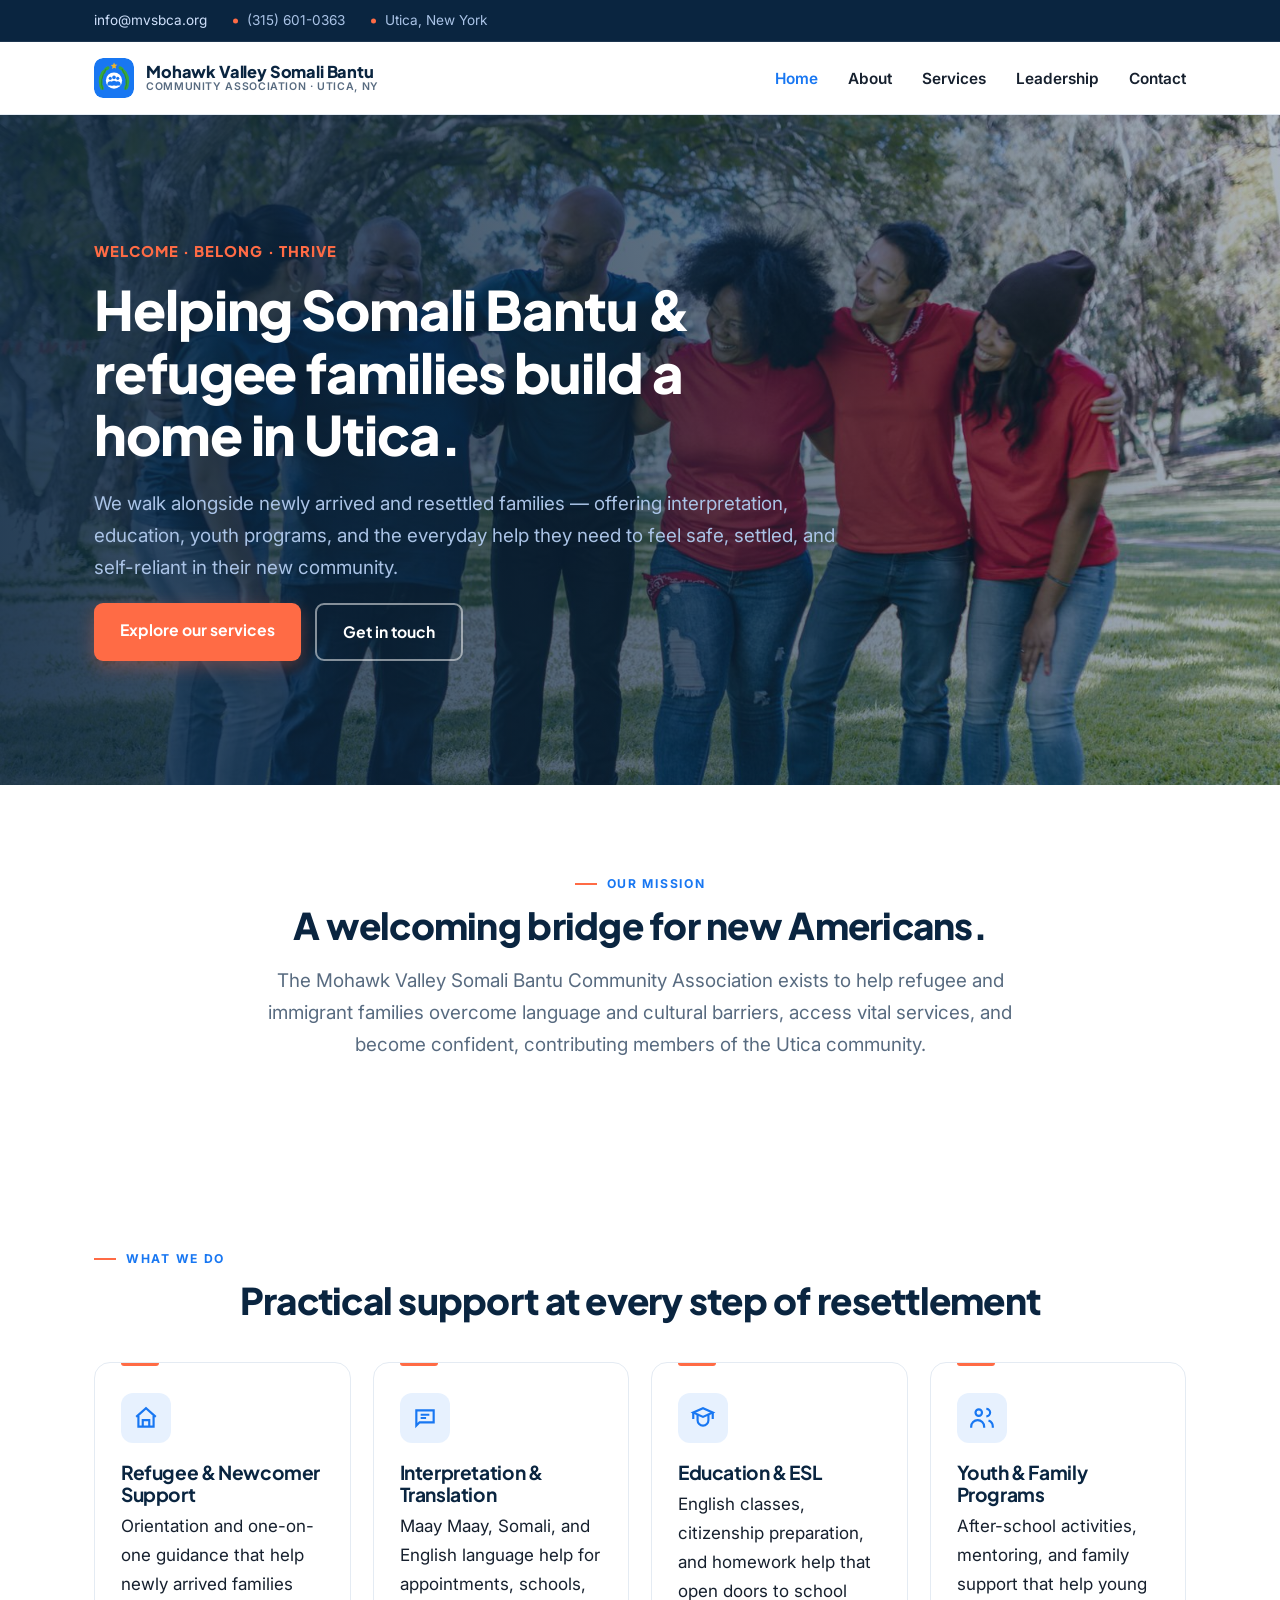
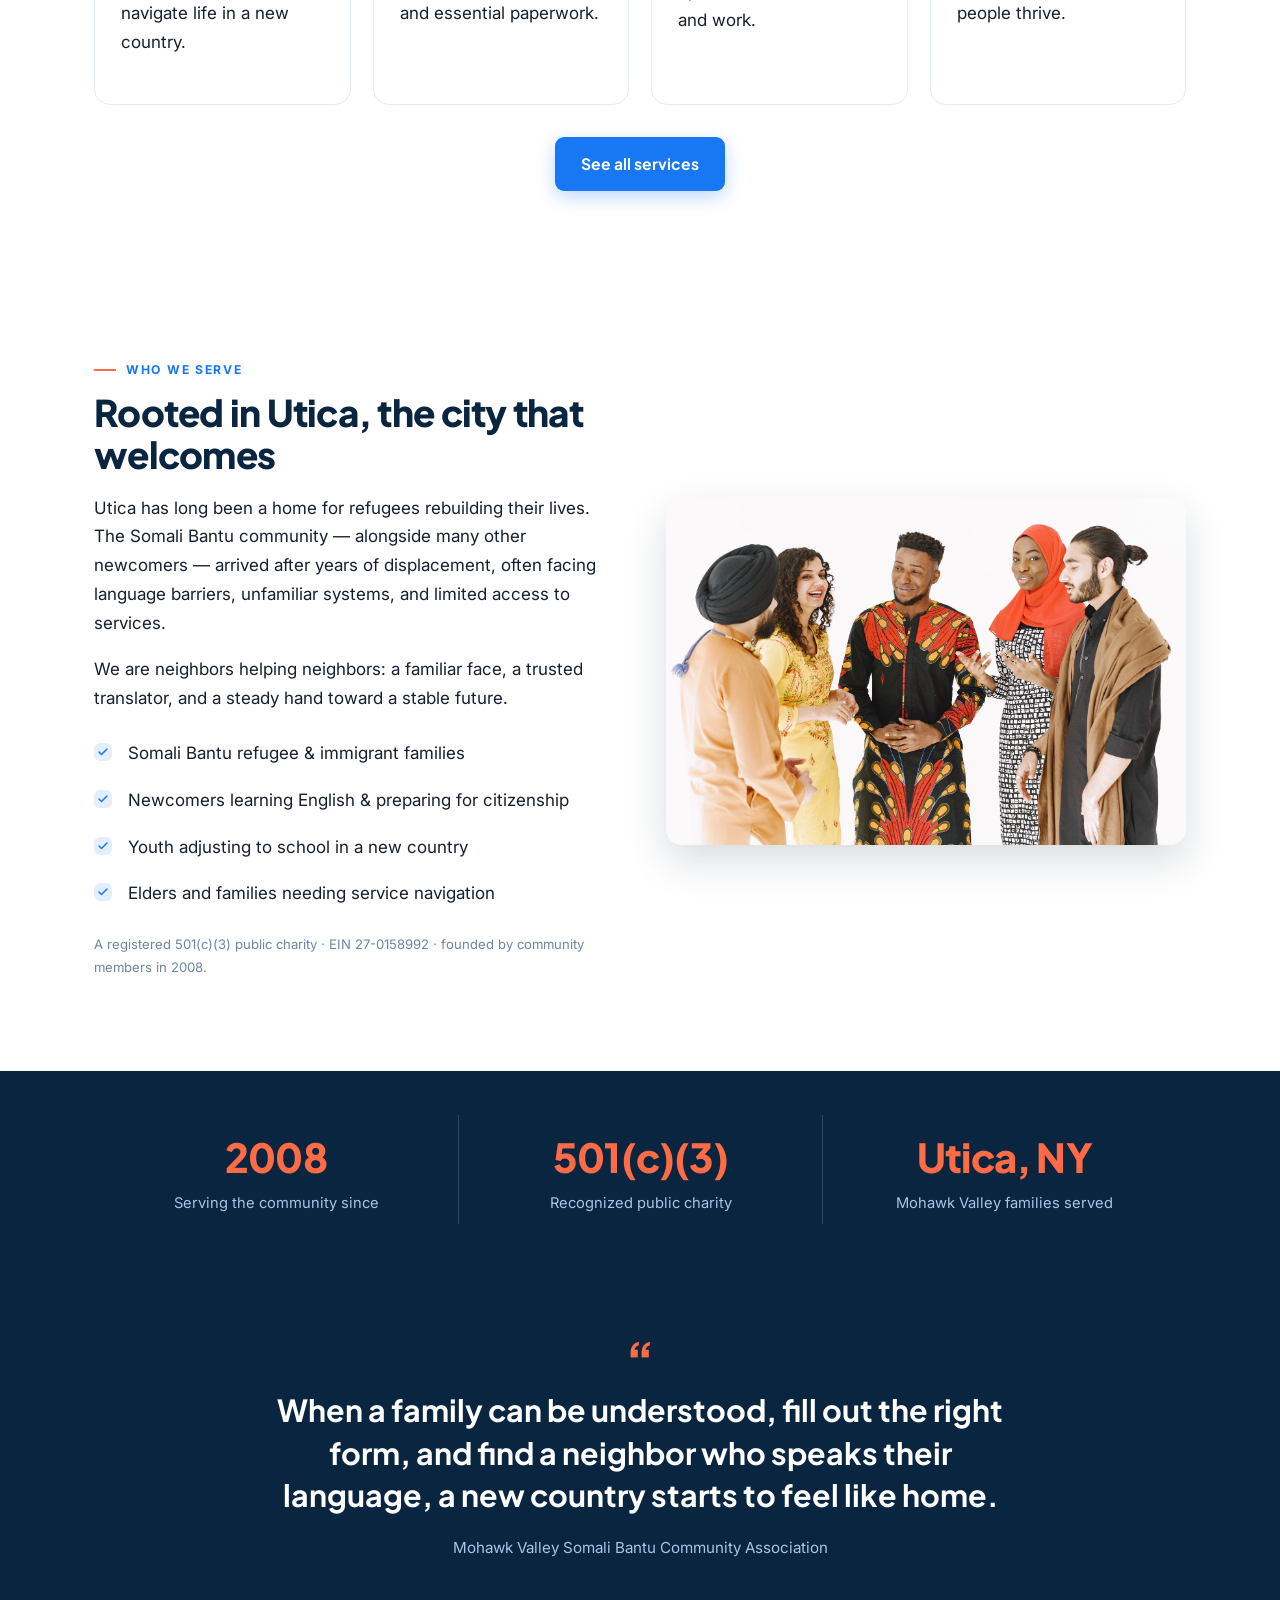
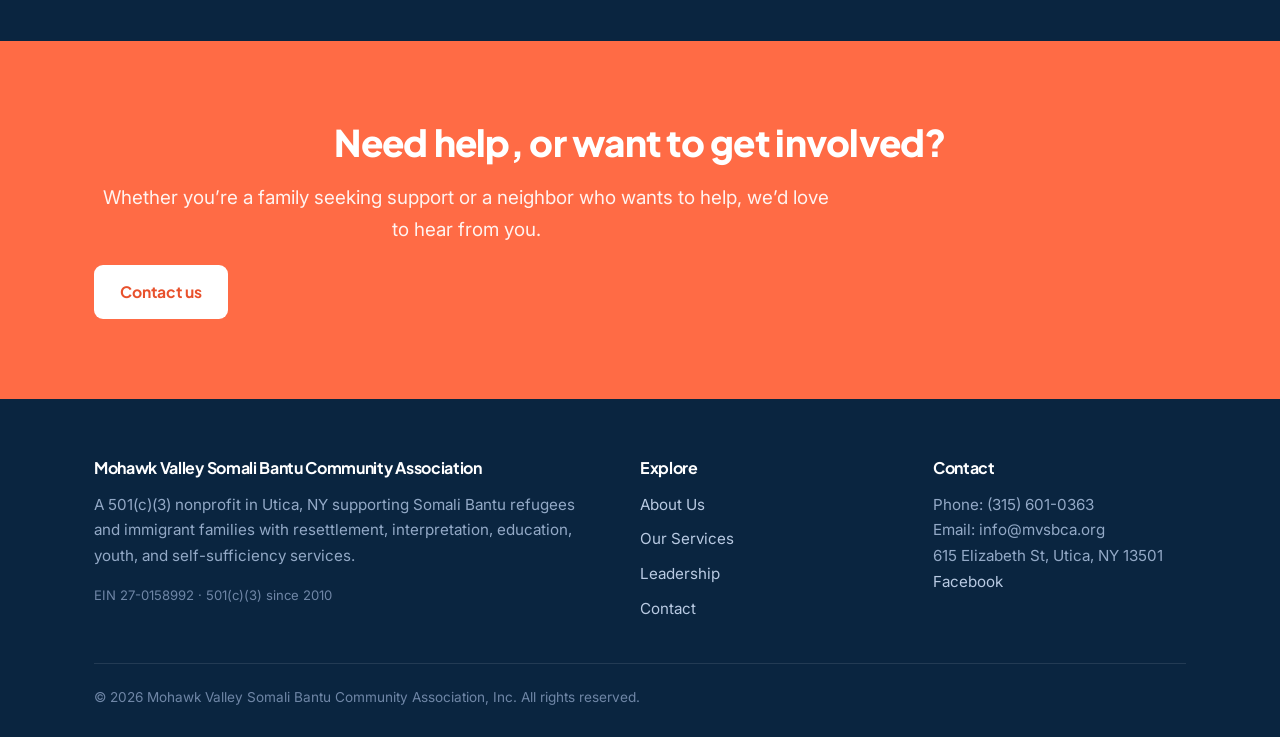
<file: index.html>
<!DOCTYPE html>
<html lang="en">
<head>
  <meta charset="UTF-8" />
  <meta name="viewport" content="width=device-width, initial-scale=1.0" />
  <title>Mohawk Valley Somali Bantu Community Association | Utica, NY</title>
  <meta name="description" content="The Mohawk Valley Somali Bantu Community Association is a 501(c)(3) nonprofit in Utica, NY supporting Somali Bantu refugees and immigrant families with resettlement, interpretation, education, youth, and self-sufficiency services." />
  <link rel="stylesheet" href="assets/css/styles.css" />
  <link rel="icon" href="assets/favicon.svg" type="image/svg+xml" />
</head>
<body>
  <div class="topbar"><div class="topbar__inner"><a href="mailto:info@mvsbca.org">info@mvsbca.org</a><span>(315) 601-0363</span><span>Utica, New York</span></div></div>
  <header class="site-header">
    <nav class="nav">
      <a class="brand" href="index.html">
        <span class="brand__mark" aria-hidden="true"></span>
        <span class="brand__name">Mohawk Valley Somali Bantu<span>Community Association · Utica, NY</span></span>
      </a>
      <button class="nav__toggle" aria-label="Toggle menu" aria-expanded="false">&#9776;</button>
      <ul class="nav__links">
        <li><a href="index.html">Home</a></li>
        <li><a href="about.html">About</a></li>
        <li><a href="services.html">Services</a></li>
        <li><a href="leadership.html">Leadership</a></li>
        <li><a href="contact.html">Contact</a></li>      </ul>
    </nav>
  </header>

  <main>
    <!-- Hero -->
    <section class="hero hero--photo">
      <div class="container">
        <p class="hero__tagline">Welcome &middot; Belong &middot; Thrive</p>
        <h1>Helping Somali Bantu &amp; refugee families build a home in Utica.</h1>
        <p class="lead">We walk alongside newly arrived and resettled families &mdash; offering interpretation, education, youth programs, and the everyday help they need to feel safe, settled, and self-reliant in their new community.</p>
        <div class="btn-row">
          <a class="btn btn--gold" href="services.html">Explore our services</a>
          <a class="btn btn--ghost" href="contact.html">Get in touch</a>
        </div>
      </div>
    </section>

    <!-- Mission intro -->
    <section class="section bg-white">
      <div class="container center">
        <p class="eyebrow">Our Mission</p>
        <h2>A welcoming bridge for new Americans.</h2>
        <p class="lead center">The Mohawk Valley Somali Bantu Community Association exists to help refugee and immigrant families overcome language and cultural barriers, access vital services, and become confident, contributing members of the Utica community.</p>
      </div>
    </section>

    <!-- Services overview -->
    <section class="section">
      <div class="container">
        <p class="eyebrow center">What We Do</p>
        <h2 class="center">Practical support at every step of resettlement</h2>
        <div class="grid grid--4" style="margin-top:40px">
          <article class="card">
            <div class="card__icon" aria-hidden="true">
              <svg viewBox="0 0 24 24" fill="none" stroke="currentColor" stroke-width="2"><path d="M3 11l9-8 9 8"/><path d="M5 10v10h14V10"/><path d="M9 20v-6h6v6"/></svg>
            </div>
            <h3>Refugee &amp; Newcomer Support</h3>
            <p>Orientation and one-on-one guidance that help newly arrived families navigate life in a new country.</p>
          </article>
          <article class="card">
            <div class="card__icon" aria-hidden="true">
              <svg viewBox="0 0 24 24" fill="none" stroke="currentColor" stroke-width="2"><path d="M4 5h16v11H7l-3 3z"/><path d="M8 9h8M8 12h5"/></svg>
            </div>
            <h3>Interpretation &amp; Translation</h3>
            <p>Maay Maay, Somali, and English language help for appointments, schools, and essential paperwork.</p>
          </article>
          <article class="card">
            <div class="card__icon" aria-hidden="true">
              <svg viewBox="0 0 24 24" fill="none" stroke="currentColor" stroke-width="2"><path d="M3 7l9-4 9 4-9 4-9-4z"/><path d="M3 7v6m18-6v6M7 9v5a5 5 0 0 0 10 0V9"/></svg>
            </div>
            <h3>Education &amp; ESL</h3>
            <p>English classes, citizenship preparation, and homework help that open doors to school and work.</p>
          </article>
          <article class="card">
            <div class="card__icon" aria-hidden="true">
              <svg viewBox="0 0 24 24" fill="none" stroke="currentColor" stroke-width="2"><circle cx="9" cy="7" r="3"/><path d="M2 21v-1a6 6 0 0 1 12 0v1M16 3.5a3 3 0 0 1 0 7M22 21v-1a6 6 0 0 0-4-5.65"/></svg>
            </div>
            <h3>Youth &amp; Family Programs</h3>
            <p>After-school activities, mentoring, and family support that help young people thrive.</p>
          </article>
        </div>
        <div class="center" style="margin-top:32px">
          <a class="btn btn--navy" href="services.html">See all services</a>
        </div>
      </div>
    </section>

    <!-- Who we serve -->
    <section class="section bg-white">
      <div class="container split">
        <div>
          <p class="eyebrow">Who We Serve</p>
          <h2>Rooted in Utica, the city that welcomes</h2>
          <p>Utica has long been a home for refugees rebuilding their lives. The Somali Bantu community &mdash; alongside many other newcomers &mdash; arrived after years of displacement, often facing language barriers, unfamiliar systems, and limited access to services.</p>
          <p>We are neighbors helping neighbors: a familiar face, a trusted translator, and a steady hand toward a stable future.</p>
          <ul class="ticks">
            <li>Somali Bantu refugee &amp; immigrant families</li>
            <li>Newcomers learning English &amp; preparing for citizenship</li>
            <li>Youth adjusting to school in a new country</li>
            <li>Elders and families needing service navigation</li>
          </ul>
          <p class="legal" style="margin-top:16px">A registered 501(c)(3) public charity &middot; EIN 27-0158992 &middot; founded by community members in 2008.</p>
        </div>
        <div class="media"><img src="assets/img/community-diverse.jpg" alt="A diverse group of immigrants and refugees standing together" /></div>
      </div>
    </section>

    <!-- Facts band -->
    <section class="section--tight bg-navy">
      <div class="container">
        <div class="stats">
          <div class="stat"><div class="stat__num">2008</div><div class="stat__label">Serving the community since</div></div>
          <div class="stat"><div class="stat__num">501(c)(3)</div><div class="stat__label">Recognized public charity</div></div>
          <div class="stat"><div class="stat__num">Utica, NY</div><div class="stat__label">Mohawk Valley families served</div></div>
        </div>
      </div>
    </section>

    <!-- Quote -->
    <section class="section quote">
      <div class="container">
        <blockquote>When a family can be understood, fill out the right form, and find a neighbor who speaks their language, a new country starts to feel like home.</blockquote>
        <cite>Mohawk Valley Somali Bantu Community Association</cite>
      </div>
    </section>

    <!-- CTA -->
    <section class="section cta">
      <div class="container">
        <h2>Need help, or want to get involved?</h2>
        <p class="lead center">Whether you&rsquo;re a family seeking support or a neighbor who wants to help, we&rsquo;d love to hear from you.</p>
        <div class="btn-row center">
          <a class="btn" href="contact.html" style="background:#fff;color:var(--coral-dark)">Contact us</a>
        </div>
      </div>
    </section>
  </main>

  <footer class="site-footer">
    <div class="container">
      <div class="footer-grid">
        <div>
          <h4>Mohawk Valley Somali Bantu Community Association</h4>
          <p>A 501(c)(3) nonprofit in Utica, NY supporting Somali Bantu refugees and immigrant families with resettlement, interpretation, education, youth, and self-sufficiency services.</p>
          <p class="legal">EIN 27-0158992 &middot; 501(c)(3) since 2010</p>
        </div>
        <div>
          <h4>Explore</h4>
          <ul class="footer-links">
            <li><a href="about.html">About Us</a></li>
            <li><a href="services.html">Our Services</a></li>
            <li><a href="leadership.html">Leadership</a></li>            <li><a href="contact.html">Contact</a></li>
          </ul>
        </div>
        <div>
          <h4>Contact</h4>
          <p>Phone: (315) 601-0363<br />
          Email: info@mvsbca.org<br />
          615 Elizabeth St, Utica, NY 13501<br /><a href="https://www.facebook.com/p/Mohawk-Valley-Somali-Bantu-Community-Association-Inc-LLC-100068897257074/" target="_blank" rel="noopener">Facebook</a></p>
        </div>
      </div>
      <div class="footer-bottom">
        <span>&copy; <span id="year"></span> Mohawk Valley Somali Bantu Community Association, Inc. All rights reserved.</span>      </div>
    </div>
  </footer>
  <script src="assets/js/main.js"></script>
</body>
</html>
</file>
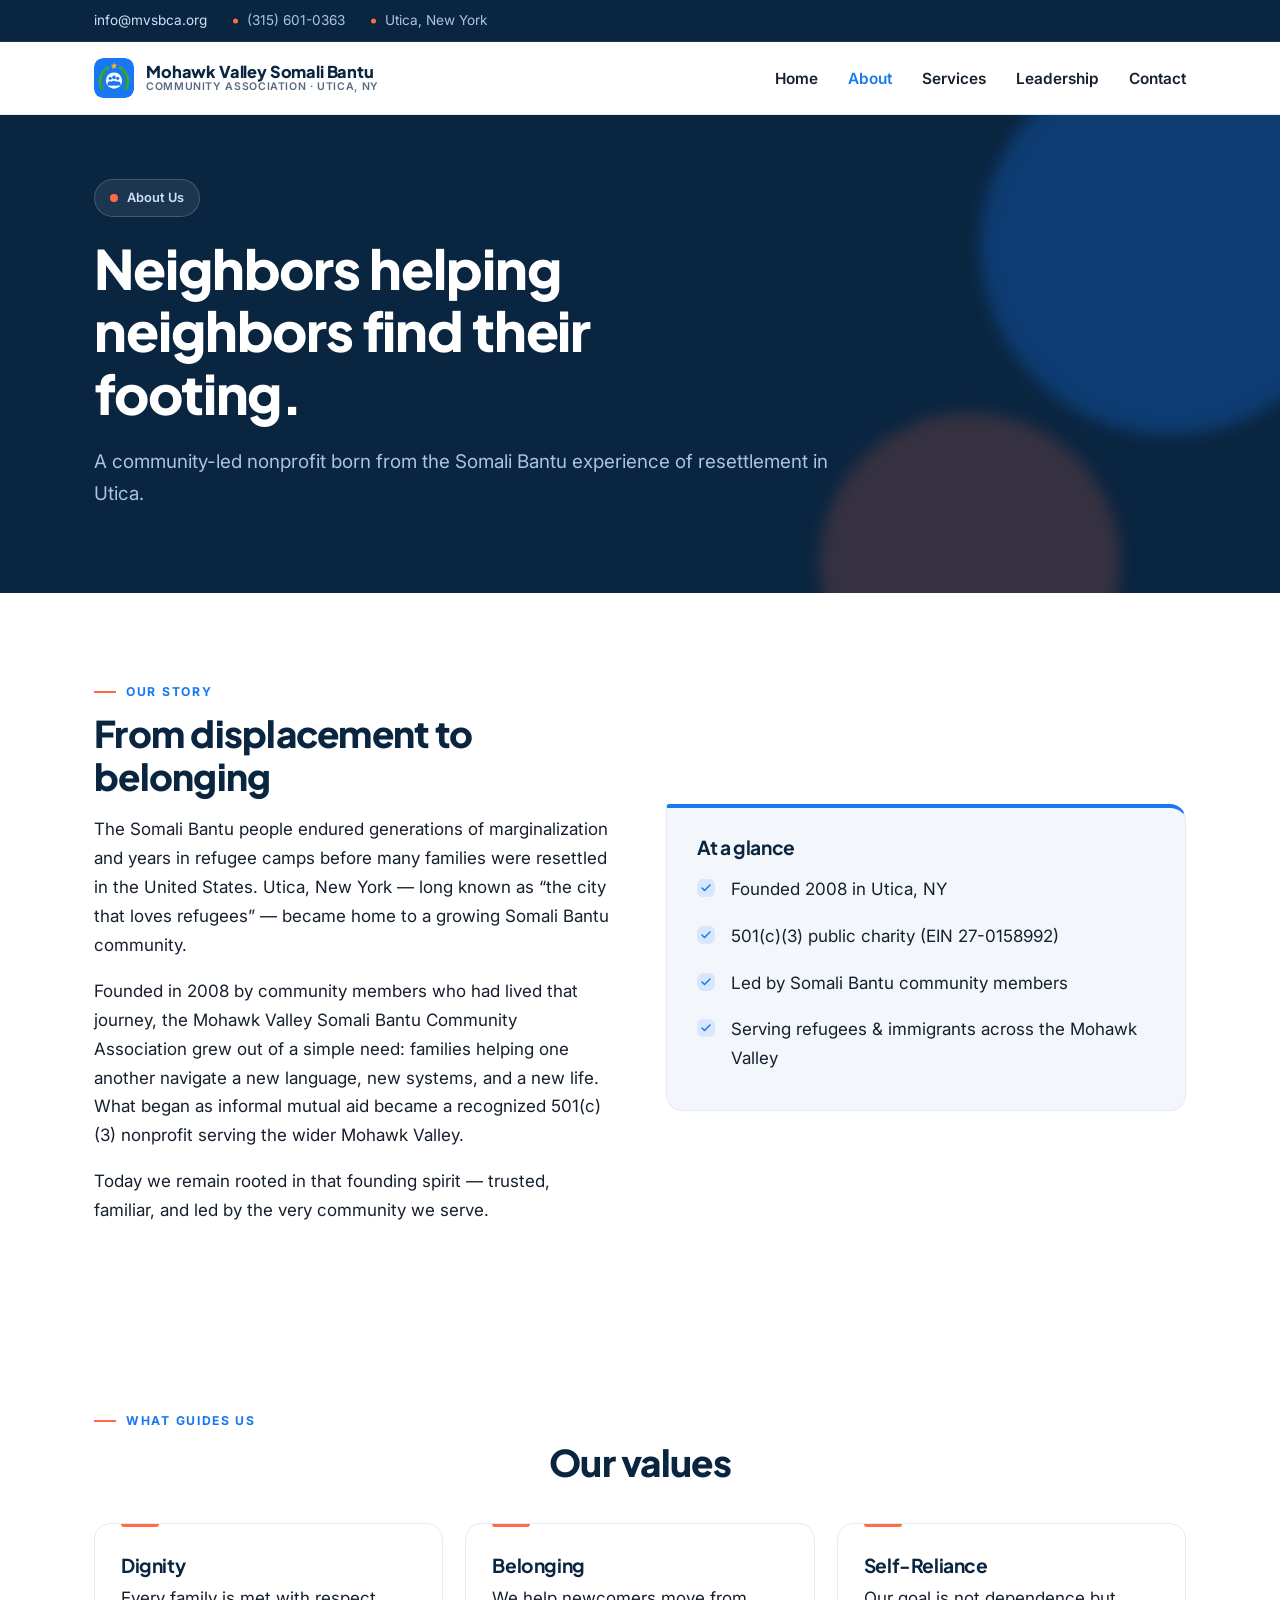
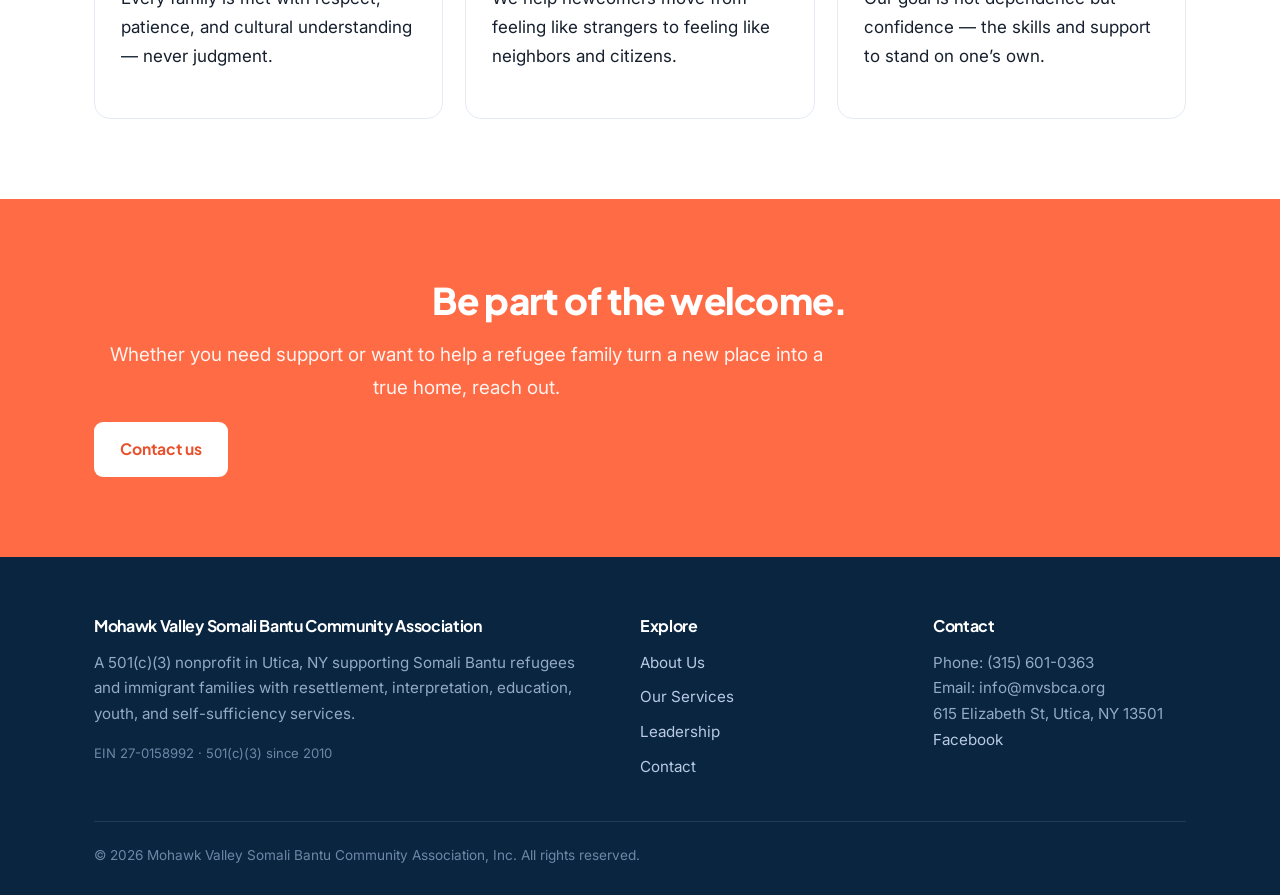
<file: about.html>
<!DOCTYPE html>
<html lang="en">
<head>
  <meta charset="UTF-8" />
  <meta name="viewport" content="width=device-width, initial-scale=1.0" />
  <title>About Us | Mohawk Valley Somali Bantu Community Association</title>
  <meta name="description" content="Founded by Somali Bantu community members in Utica, NY, the Mohawk Valley Somali Bantu Community Association is a 501(c)(3) nonprofit helping refugee and immigrant families build stable, self-reliant lives." />
  <link rel="stylesheet" href="assets/css/styles.css" />
  <link rel="icon" href="assets/favicon.svg" type="image/svg+xml" />
</head>
<body>
  <div class="topbar"><div class="topbar__inner"><a href="mailto:info@mvsbca.org">info@mvsbca.org</a><span>(315) 601-0363</span><span>Utica, New York</span></div></div>
  <header class="site-header">
    <nav class="nav">
      <a class="brand" href="index.html">
        <span class="brand__mark" aria-hidden="true"></span>
        <span class="brand__name">Mohawk Valley Somali Bantu<span>Community Association · Utica, NY</span></span>
      </a>
      <button class="nav__toggle" aria-label="Toggle menu" aria-expanded="false">&#9776;</button>
      <ul class="nav__links">
        <li><a href="index.html">Home</a></li>
        <li><a href="about.html">About</a></li>
        <li><a href="services.html">Services</a></li>
        <li><a href="leadership.html">Leadership</a></li>
        <li><a href="contact.html">Contact</a></li>      </ul>
    </nav>
  </header>

  <main>
    <section class="hero" style="padding:64px 0">
      <div class="container">
        <span class="badge">About Us</span>
        <h1>Neighbors helping neighbors find their footing.</h1>
        <p class="lead">A community-led nonprofit born from the Somali Bantu experience of resettlement in Utica.</p>
      </div>
    </section>

    <section class="section bg-white">
      <div class="container split">
        <div>
          <p class="eyebrow">Our Story</p>
          <h2>From displacement to belonging</h2>
          <p>The Somali Bantu people endured generations of marginalization and years in refugee camps before many families were resettled in the United States. Utica, New York &mdash; long known as &ldquo;the city that loves refugees&rdquo; &mdash; became home to a growing Somali Bantu community.</p>
          <p>Founded in 2008 by community members who had lived that journey, the Mohawk Valley Somali Bantu Community Association grew out of a simple need: families helping one another navigate a new language, new systems, and a new life. What began as informal mutual aid became a recognized 501(c)(3) nonprofit serving the wider Mohawk Valley.</p>
          <p>Today we remain rooted in that founding spirit &mdash; trusted, familiar, and led by the very community we serve.</p>
        </div>
        <div class="panel">
          <h3>At a glance</h3>
          <ul class="ticks">
            <li>Founded 2008 in Utica, NY</li>
            <li>501(c)(3) public charity (EIN 27-0158992)</li>
            <li>Led by Somali Bantu community members</li>
            <li>Serving refugees &amp; immigrants across the Mohawk Valley</li>
          </ul>
        </div>
      </div>
    </section>

    <section class="section">
      <div class="container">
        <p class="eyebrow center">What Guides Us</p>
        <h2 class="center">Our values</h2>
        <div class="grid grid--3" style="margin-top:40px">
          <article class="card">
            <h3>Dignity</h3>
            <p>Every family is met with respect, patience, and cultural understanding &mdash; never judgment.</p>
          </article>
          <article class="card">
            <h3>Belonging</h3>
            <p>We help newcomers move from feeling like strangers to feeling like neighbors and citizens.</p>
          </article>
          <article class="card">
            <h3>Self-Reliance</h3>
            <p>Our goal is not dependence but confidence &mdash; the skills and support to stand on one&rsquo;s own.</p>
          </article>
        </div>
      </div>
    </section>

    <section class="section cta">
      <div class="container">
        <h2>Be part of the welcome.</h2>
        <p class="lead center">Whether you need support or want to help a refugee family turn a new place into a true home, reach out.</p>
        <div class="btn-row center">
          <a class="btn" href="contact.html" style="background:#fff;color:var(--coral-dark)">Contact us</a>
        </div>
      </div>
    </section>
  </main>

  <footer class="site-footer">
    <div class="container">
      <div class="footer-grid">
        <div>
          <h4>Mohawk Valley Somali Bantu Community Association</h4>
          <p>A 501(c)(3) nonprofit in Utica, NY supporting Somali Bantu refugees and immigrant families with resettlement, interpretation, education, youth, and self-sufficiency services.</p>
          <p class="legal">EIN 27-0158992 &middot; 501(c)(3) since 2010</p>
        </div>
        <div>
          <h4>Explore</h4>
          <ul class="footer-links">
            <li><a href="about.html">About Us</a></li>
            <li><a href="services.html">Our Services</a></li>
            <li><a href="leadership.html">Leadership</a></li>            <li><a href="contact.html">Contact</a></li>
          </ul>
        </div>
        <div>
          <h4>Contact</h4>
          <p>Phone: (315) 601-0363<br />
          Email: info@mvsbca.org<br />
          615 Elizabeth St, Utica, NY 13501<br /><a href="https://www.facebook.com/p/Mohawk-Valley-Somali-Bantu-Community-Association-Inc-LLC-100068897257074/" target="_blank" rel="noopener">Facebook</a></p>
        </div>
      </div>
      <div class="footer-bottom">
        <span>&copy; <span id="year"></span> Mohawk Valley Somali Bantu Community Association, Inc. All rights reserved.</span>      </div>
    </div>
  </footer>
  <script src="assets/js/main.js"></script>
</body>
</html>
</file>
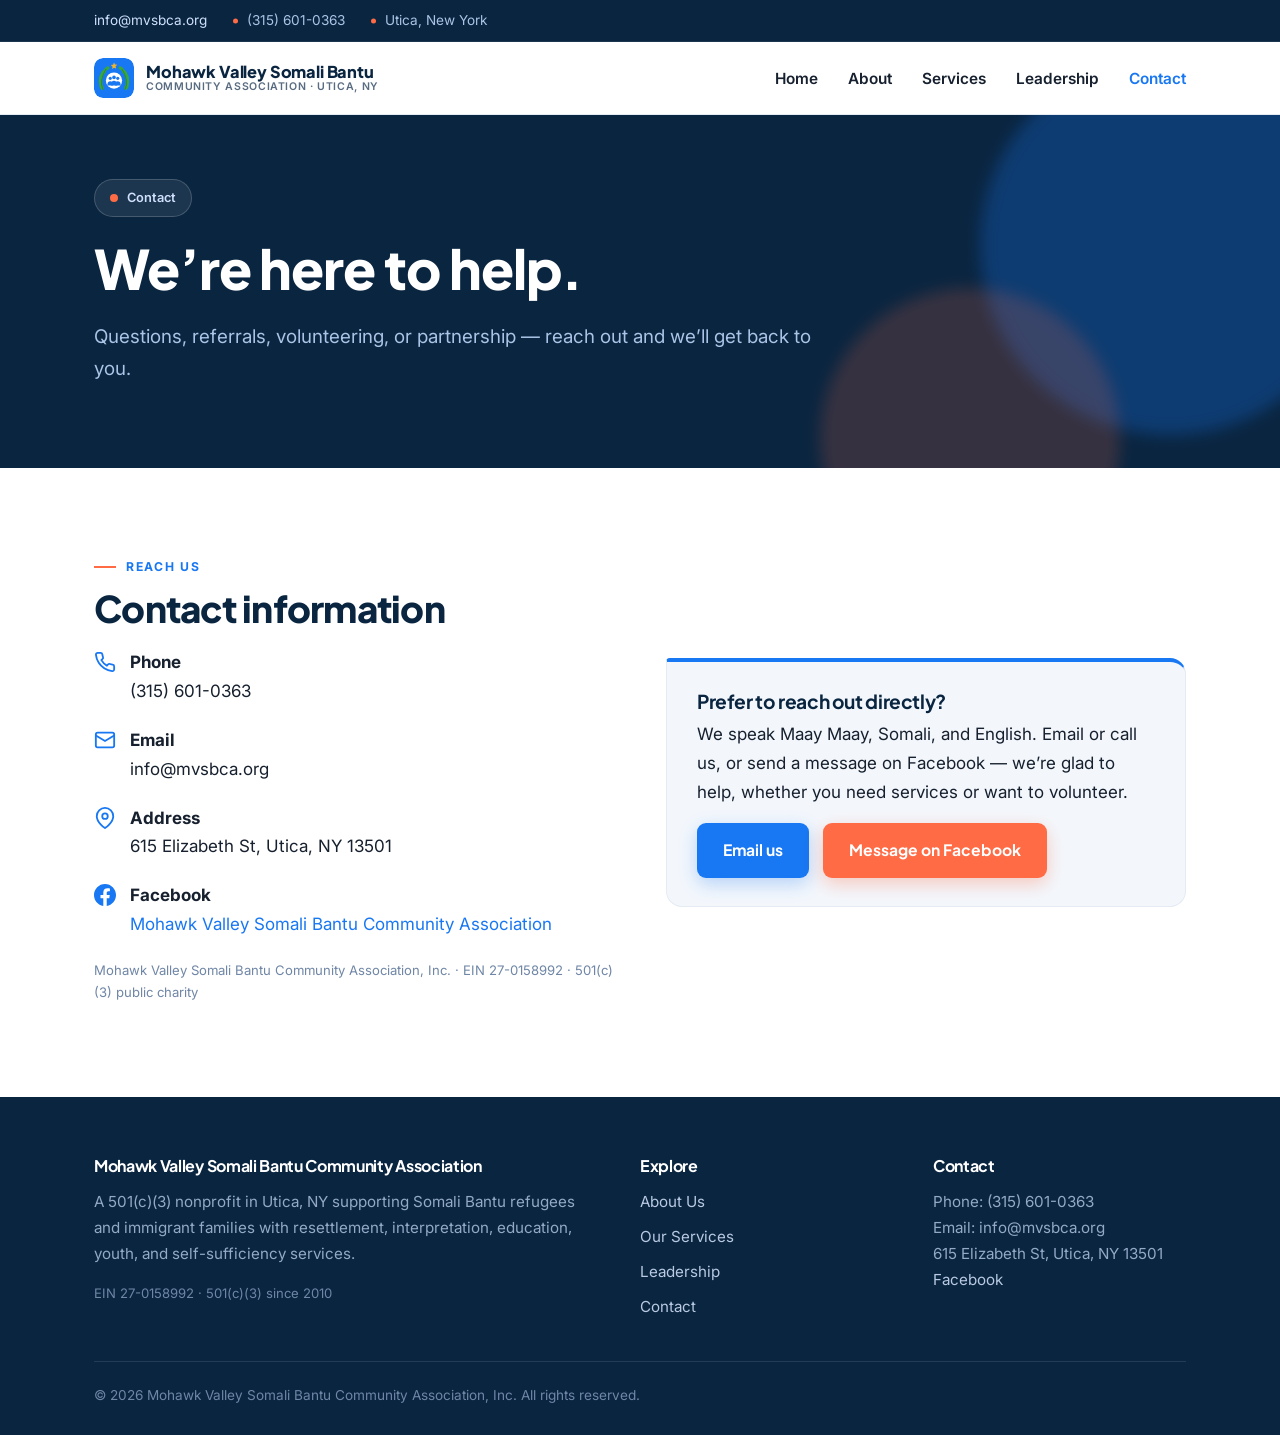
<file: contact.html>
<!DOCTYPE html>
<html lang="en">
<head>
  <meta charset="UTF-8" />
  <meta name="viewport" content="width=device-width, initial-scale=1.0" />
  <title>Contact | Mohawk Valley Somali Bantu Community Association</title>
  <meta name="description" content="Contact the Mohawk Valley Somali Bantu Community Association in Utica, NY — phone, email, and address for refugee and immigrant family support." />
  <link rel="stylesheet" href="assets/css/styles.css" />
  <link rel="icon" href="assets/favicon.svg" type="image/svg+xml" />
</head>
<body>
  <div class="topbar"><div class="topbar__inner"><a href="mailto:info@mvsbca.org">info@mvsbca.org</a><span>(315) 601-0363</span><span>Utica, New York</span></div></div>
  <header class="site-header">
    <nav class="nav">
      <a class="brand" href="index.html">
        <span class="brand__mark" aria-hidden="true"></span>
        <span class="brand__name">Mohawk Valley Somali Bantu<span>Community Association · Utica, NY</span></span>
      </a>
      <button class="nav__toggle" aria-label="Toggle menu" aria-expanded="false">&#9776;</button>
      <ul class="nav__links">
        <li><a href="index.html">Home</a></li>
        <li><a href="about.html">About</a></li>
        <li><a href="services.html">Services</a></li>
        <li><a href="leadership.html">Leadership</a></li>
        <li><a href="contact.html">Contact</a></li>      </ul>
    </nav>
  </header>

  <main>
    <section class="hero" style="padding:64px 0">
      <div class="container">
        <span class="badge">Contact</span>
        <h1>We&rsquo;re here to help.</h1>
        <p class="lead">Questions, referrals, volunteering, or partnership &mdash; reach out and we&rsquo;ll get back to you.</p>
      </div>
    </section>

    <section class="section bg-white">
      <div class="container split">
        <div>
          <p class="eyebrow">Reach Us</p>
          <h2>Contact information</h2>
          <div class="info">
            <svg viewBox="0 0 24 24" fill="none" stroke="currentColor" stroke-width="2"><path d="M22 16.92v3a2 2 0 0 1-2.18 2 19.8 19.8 0 0 1-8.63-3.07 19.5 19.5 0 0 1-6-6 19.8 19.8 0 0 1-3.07-8.67A2 2 0 0 1 4.11 2h3a2 2 0 0 1 2 1.72c.13.96.36 1.9.7 2.81a2 2 0 0 1-.45 2.11L8.09 9.91a16 16 0 0 0 6 6l1.27-1.27a2 2 0 0 1 2.11-.45c.91.34 1.85.57 2.81.7A2 2 0 0 1 22 16.92z"/></svg>
            <div><strong>Phone</strong><br />(315) 601-0363</div>
          </div>
          <div class="info">
            <svg viewBox="0 0 24 24" fill="none" stroke="currentColor" stroke-width="2"><rect x="2" y="4" width="20" height="16" rx="2"/><path d="m22 7-10 6L2 7"/></svg>
            <div><strong>Email</strong><br />info@mvsbca.org</div>
          </div>
          <div class="info">
            <svg viewBox="0 0 24 24" fill="none" stroke="currentColor" stroke-width="2"><path d="M21 10c0 7-9 13-9 13s-9-6-9-13a9 9 0 0 1 18 0z"/><circle cx="12" cy="10" r="3"/></svg>
            <div><strong>Address</strong><br />615 Elizabeth St, Utica, NY 13501</div>
          </div>
          <div class="info">
            <svg viewBox="0 0 24 24" fill="currentColor"><path d="M24 12.07C24 5.4 18.63 0 12 0S0 5.4 0 12.07c0 6.03 4.39 11.03 10.13 11.93v-8.44H7.08v-3.49h3.05V9.41c0-3.02 1.79-4.69 4.53-4.69 1.31 0 2.68.24 2.68.24v2.97h-1.51c-1.49 0-1.95.93-1.95 1.88v2.26h3.32l-.53 3.49h-2.79V24C19.61 23.1 24 18.1 24 12.07z"/></svg>
            <div><strong>Facebook</strong><br /><a href="https://www.facebook.com/p/Mohawk-Valley-Somali-Bantu-Community-Association-Inc-LLC-100068897257074/" target="_blank" rel="noopener">Mohawk Valley Somali Bantu Community Association</a></div>
          </div>
          <p class="legal" style="margin-top:18px">Mohawk Valley Somali Bantu Community Association, Inc. &middot; EIN 27-0158992 &middot; 501(c)(3) public charity</p>
        </div>
        <div>
          <div class="panel">
            <h3>Prefer to reach out directly?</h3>
            <p>We speak Maay Maay, Somali, and English. Email or call us, or send a message on Facebook &mdash; we&rsquo;re glad to help, whether you need services or want to volunteer.</p>
            <div class="btn-row" style="margin-top:6px">
              <a class="btn btn--navy" href="mailto:info@mvsbca.org">Email us</a>
              <a class="btn btn--gold" href="https://www.facebook.com/p/Mohawk-Valley-Somali-Bantu-Community-Association-Inc-LLC-100068897257074/" target="_blank" rel="noopener">Message on Facebook</a>
            </div>
          </div>
        </div>
      </div>
    </section>
  </main>

  <footer class="site-footer">
    <div class="container">
      <div class="footer-grid">
        <div>
          <h4>Mohawk Valley Somali Bantu Community Association</h4>
          <p>A 501(c)(3) nonprofit in Utica, NY supporting Somali Bantu refugees and immigrant families with resettlement, interpretation, education, youth, and self-sufficiency services.</p>
          <p class="legal">EIN 27-0158992 &middot; 501(c)(3) since 2010</p>
        </div>
        <div>
          <h4>Explore</h4>
          <ul class="footer-links">
            <li><a href="about.html">About Us</a></li>
            <li><a href="services.html">Our Services</a></li>
            <li><a href="leadership.html">Leadership</a></li>            <li><a href="contact.html">Contact</a></li>
          </ul>
        </div>
        <div>
          <h4>Contact</h4>
          <p>Phone: (315) 601-0363<br />
          Email: info@mvsbca.org<br />
          615 Elizabeth St, Utica, NY 13501<br /><a href="https://www.facebook.com/p/Mohawk-Valley-Somali-Bantu-Community-Association-Inc-LLC-100068897257074/" target="_blank" rel="noopener">Facebook</a></p>
        </div>
      </div>
      <div class="footer-bottom">
        <span>&copy; <span id="year"></span> Mohawk Valley Somali Bantu Community Association, Inc. All rights reserved.</span>      </div>
    </div>
  </footer>
  <script src="assets/js/main.js"></script>
</body>
</html>
</file>
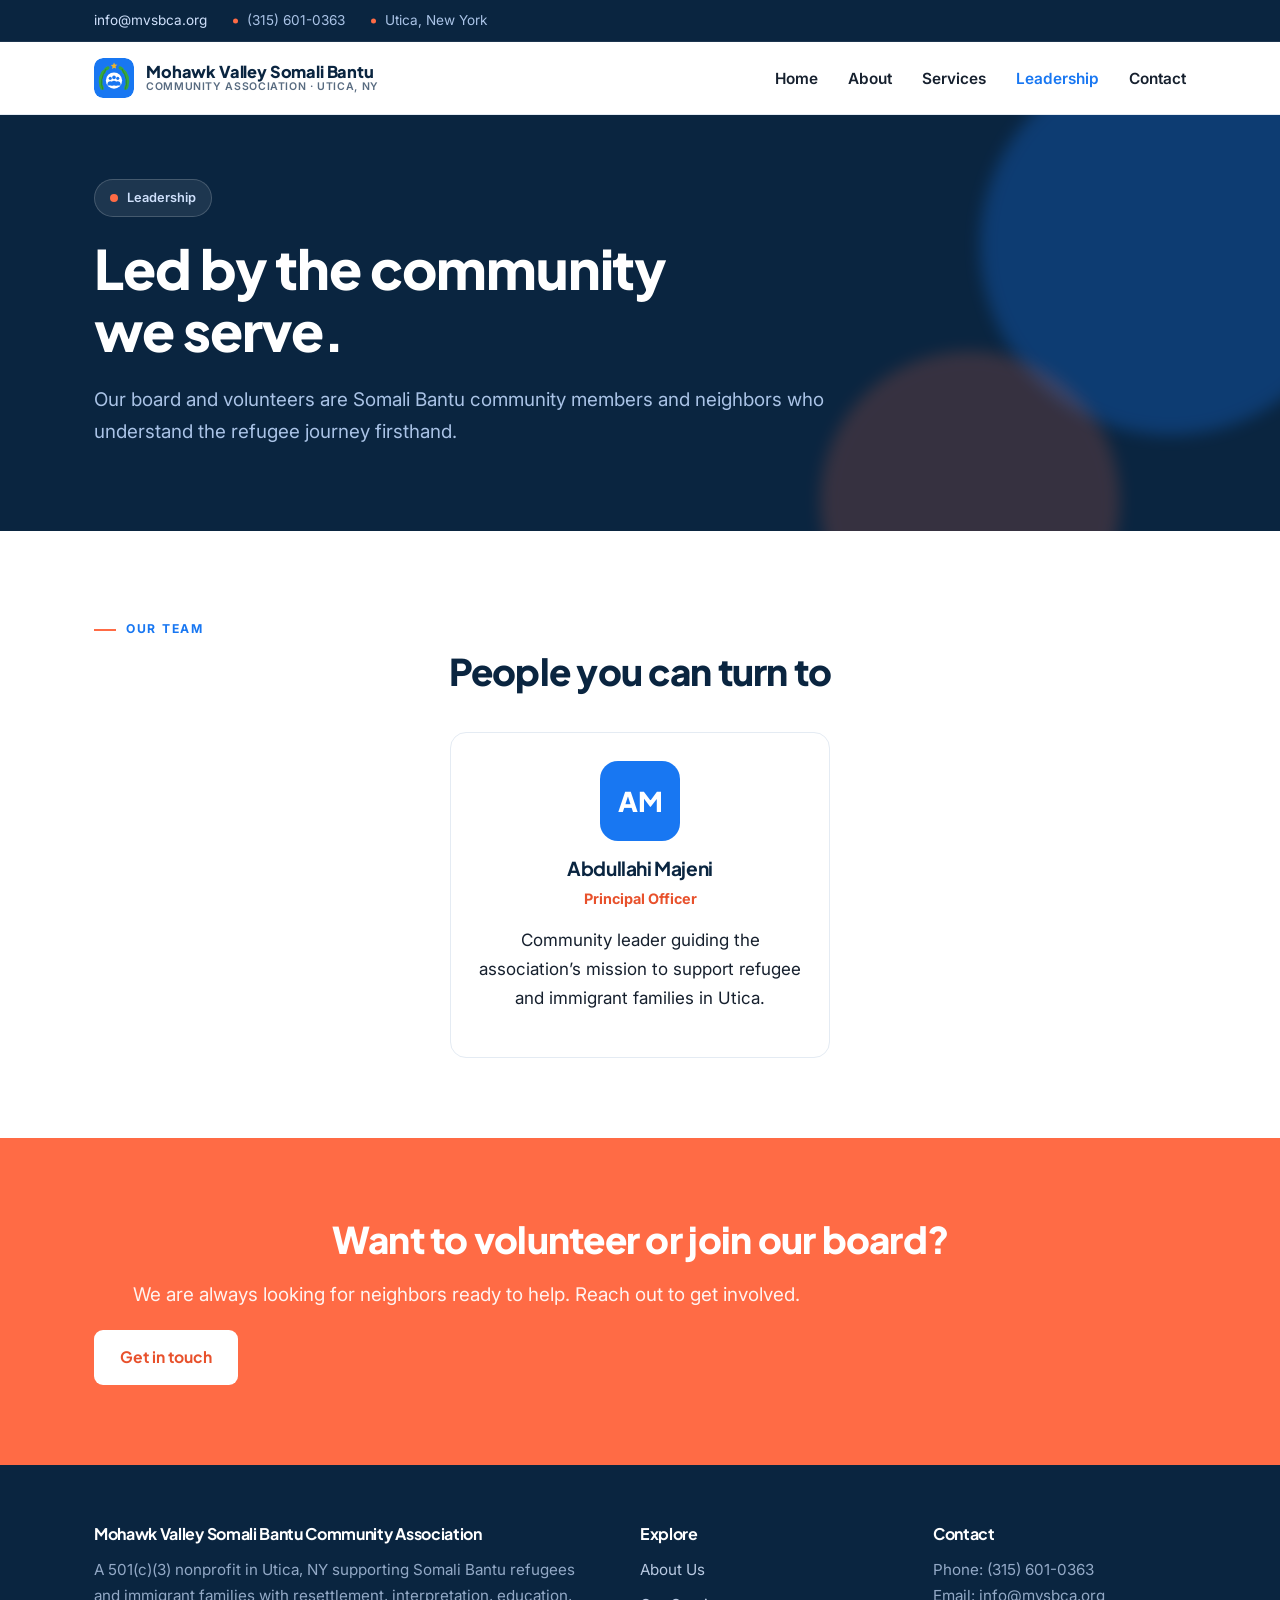
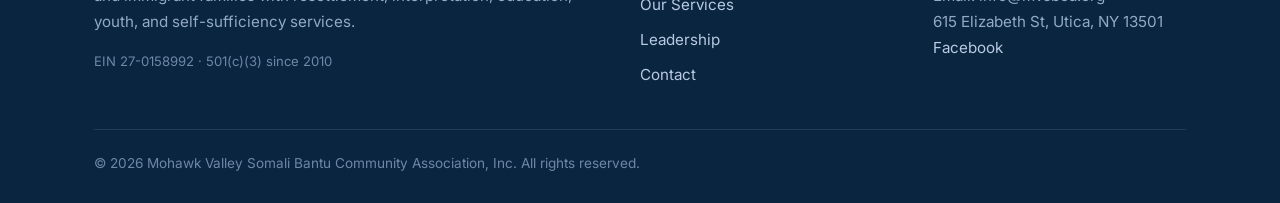
<file: leadership.html>
<!DOCTYPE html>
<html lang="en">
<head>
  <meta charset="UTF-8" />
  <meta name="viewport" content="width=device-width, initial-scale=1.0" />
  <title>Leadership | Mohawk Valley Somali Bantu Community Association</title>
  <meta name="description" content="The Mohawk Valley Somali Bantu Community Association is led by community members who have lived the refugee journey and serve their neighbors in Utica, NY." />
  <link rel="stylesheet" href="assets/css/styles.css" />
  <link rel="icon" href="assets/favicon.svg" type="image/svg+xml" />
</head>
<body>
  <div class="topbar"><div class="topbar__inner"><a href="mailto:info@mvsbca.org">info@mvsbca.org</a><span>(315) 601-0363</span><span>Utica, New York</span></div></div>
  <header class="site-header">
    <nav class="nav">
      <a class="brand" href="index.html">
        <span class="brand__mark" aria-hidden="true"></span>
        <span class="brand__name">Mohawk Valley Somali Bantu<span>Community Association · Utica, NY</span></span>
      </a>
      <button class="nav__toggle" aria-label="Toggle menu" aria-expanded="false">&#9776;</button>
      <ul class="nav__links">
        <li><a href="index.html">Home</a></li>
        <li><a href="about.html">About</a></li>
        <li><a href="services.html">Services</a></li>
        <li><a href="leadership.html">Leadership</a></li>
        <li><a href="contact.html">Contact</a></li>      </ul>
    </nav>
  </header>

  <main>
    <section class="hero" style="padding:64px 0">
      <div class="container">
        <span class="badge">Leadership</span>
        <h1>Led by the community we serve.</h1>
        <p class="lead">Our board and volunteers are Somali Bantu community members and neighbors who understand the refugee journey firsthand.</p>
      </div>
    </section>

    <section class="section bg-white">
      <div class="container">
        <p class="eyebrow center">Our Team</p>
        <h2 class="center">People you can turn to</h2>
        <div style="margin-top:40px;max-width:380px;margin-left:auto;margin-right:auto">
          <article class="person">
            <div class="person__avatar" aria-hidden="true">AM</div>
            <h3>Abdullahi Majeni</h3>
            <p class="person__role">Principal Officer</p>
            <p>Community leader guiding the association&rsquo;s mission to support refugee and immigrant families in Utica.</p>
          </article>
        </div>
      </div>
    </section>

    <section class="section cta">
      <div class="container">
        <h2>Want to volunteer or join our board?</h2>
        <p class="lead center">We are always looking for neighbors ready to help. Reach out to get involved.</p>
        <div class="btn-row center">
          <a class="btn" href="contact.html" style="background:#fff;color:var(--coral-dark)">Get in touch</a>
        </div>
      </div>
    </section>
  </main>

  <footer class="site-footer">
    <div class="container">
      <div class="footer-grid">
        <div>
          <h4>Mohawk Valley Somali Bantu Community Association</h4>
          <p>A 501(c)(3) nonprofit in Utica, NY supporting Somali Bantu refugees and immigrant families with resettlement, interpretation, education, youth, and self-sufficiency services.</p>
          <p class="legal">EIN 27-0158992 &middot; 501(c)(3) since 2010</p>
        </div>
        <div>
          <h4>Explore</h4>
          <ul class="footer-links">
            <li><a href="about.html">About Us</a></li>
            <li><a href="services.html">Our Services</a></li>
            <li><a href="leadership.html">Leadership</a></li>            <li><a href="contact.html">Contact</a></li>
          </ul>
        </div>
        <div>
          <h4>Contact</h4>
          <p>Phone: (315) 601-0363<br />
          Email: info@mvsbca.org<br />
          615 Elizabeth St, Utica, NY 13501<br /><a href="https://www.facebook.com/p/Mohawk-Valley-Somali-Bantu-Community-Association-Inc-LLC-100068897257074/" target="_blank" rel="noopener">Facebook</a></p>
        </div>
      </div>
      <div class="footer-bottom">
        <span>&copy; <span id="year"></span> Mohawk Valley Somali Bantu Community Association, Inc. All rights reserved.</span>      </div>
    </div>
  </footer>
  <script src="assets/js/main.js"></script>
</body>
</html>
</file>
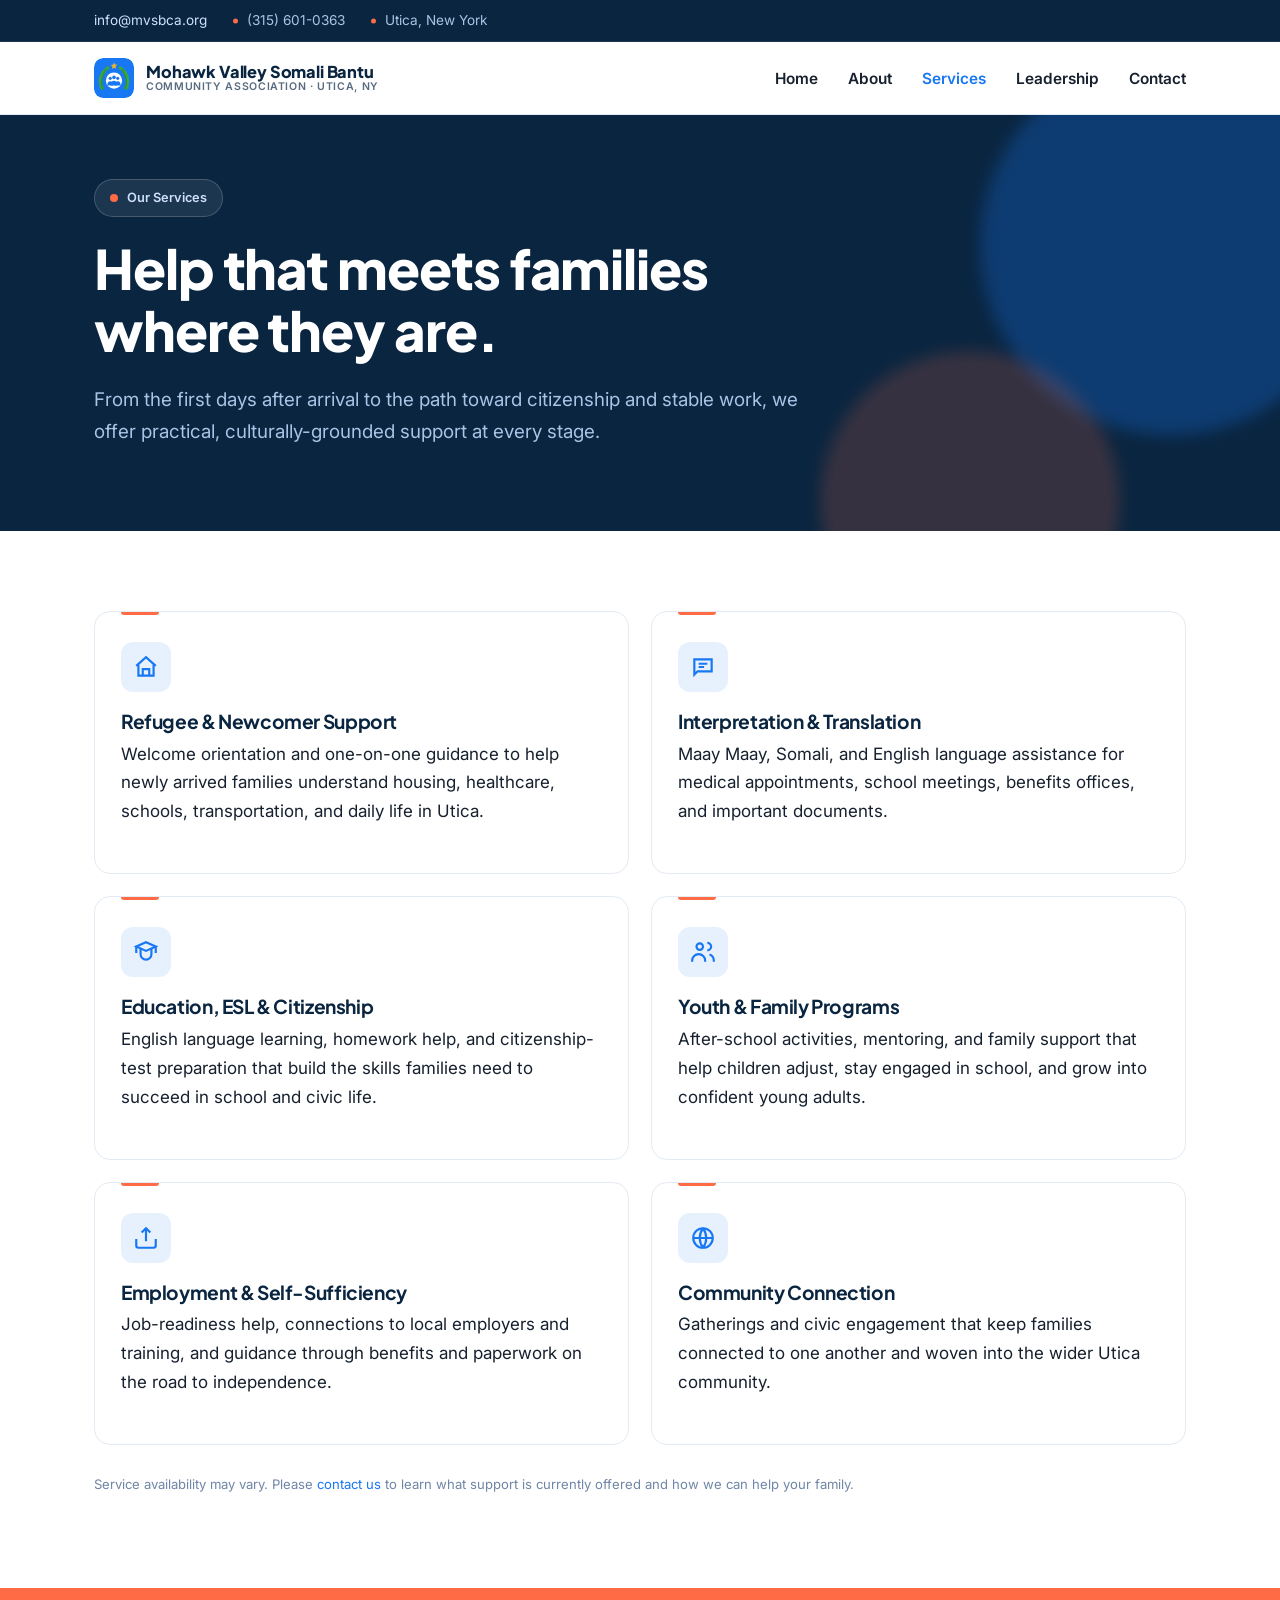
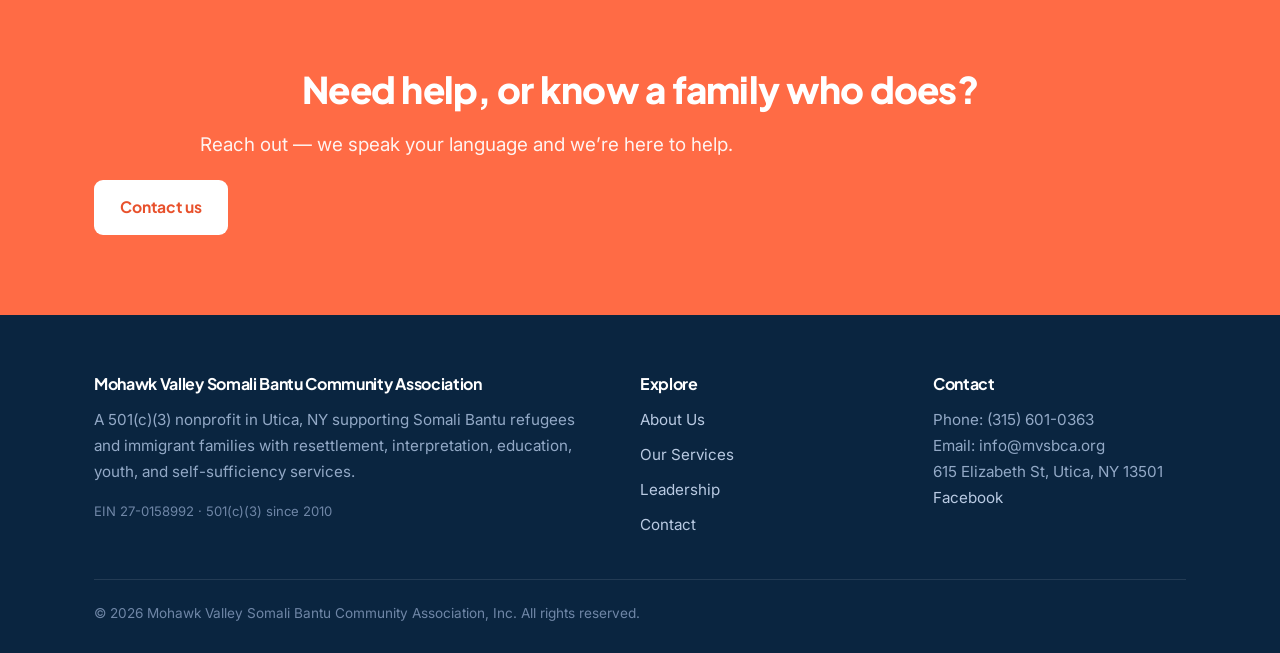
<file: services.html>
<!DOCTYPE html>
<html lang="en">
<head>
  <meta charset="UTF-8" />
  <meta name="viewport" content="width=device-width, initial-scale=1.0" />
  <title>Our Services | Mohawk Valley Somali Bantu Community Association</title>
  <meta name="description" content="Resettlement support, interpretation and translation, ESL and citizenship help, youth and family programs, and employment and self-sufficiency services for refugee and immigrant families in Utica, NY." />
  <link rel="stylesheet" href="assets/css/styles.css" />
  <link rel="icon" href="assets/favicon.svg" type="image/svg+xml" />
</head>
<body>
  <div class="topbar"><div class="topbar__inner"><a href="mailto:info@mvsbca.org">info@mvsbca.org</a><span>(315) 601-0363</span><span>Utica, New York</span></div></div>
  <header class="site-header">
    <nav class="nav">
      <a class="brand" href="index.html">
        <span class="brand__mark" aria-hidden="true"></span>
        <span class="brand__name">Mohawk Valley Somali Bantu<span>Community Association · Utica, NY</span></span>
      </a>
      <button class="nav__toggle" aria-label="Toggle menu" aria-expanded="false">&#9776;</button>
      <ul class="nav__links">
        <li><a href="index.html">Home</a></li>
        <li><a href="about.html">About</a></li>
        <li><a href="services.html">Services</a></li>
        <li><a href="leadership.html">Leadership</a></li>
        <li><a href="contact.html">Contact</a></li>      </ul>
    </nav>
  </header>

  <main>
    <section class="hero" style="padding:64px 0">
      <div class="container">
        <span class="badge">Our Services</span>
        <h1>Help that meets families where they are.</h1>
        <p class="lead">From the first days after arrival to the path toward citizenship and stable work, we offer practical, culturally-grounded support at every stage.</p>
      </div>
    </section>

    <section class="section bg-white">
      <div class="container">
        <div class="grid grid--2">
          <article class="card">
            <div class="card__icon" aria-hidden="true">
              <svg viewBox="0 0 24 24" fill="none" stroke="currentColor" stroke-width="2"><path d="M3 11l9-8 9 8"/><path d="M5 10v10h14V10"/><path d="M9 20v-6h6v6"/></svg>
            </div>
            <h3>Refugee &amp; Newcomer Support</h3>
            <p>Welcome orientation and one-on-one guidance to help newly arrived families understand housing, healthcare, schools, transportation, and daily life in Utica.</p>
          </article>
          <article class="card">
            <div class="card__icon" aria-hidden="true">
              <svg viewBox="0 0 24 24" fill="none" stroke="currentColor" stroke-width="2"><path d="M4 5h16v11H7l-3 3z"/><path d="M8 9h8M8 12h5"/></svg>
            </div>
            <h3>Interpretation &amp; Translation</h3>
            <p>Maay Maay, Somali, and English language assistance for medical appointments, school meetings, benefits offices, and important documents.</p>
          </article>
          <article class="card">
            <div class="card__icon" aria-hidden="true">
              <svg viewBox="0 0 24 24" fill="none" stroke="currentColor" stroke-width="2"><path d="M3 7l9-4 9 4-9 4-9-4z"/><path d="M3 7v6m18-6v6M7 9v5a5 5 0 0 0 10 0V9"/></svg>
            </div>
            <h3>Education, ESL &amp; Citizenship</h3>
            <p>English language learning, homework help, and citizenship-test preparation that build the skills families need to succeed in school and civic life.</p>
          </article>
          <article class="card">
            <div class="card__icon" aria-hidden="true">
              <svg viewBox="0 0 24 24" fill="none" stroke="currentColor" stroke-width="2"><circle cx="9" cy="7" r="3"/><path d="M2 21v-1a6 6 0 0 1 12 0v1M16 3.5a3 3 0 0 1 0 7M22 21v-1a6 6 0 0 0-4-5.65"/></svg>
            </div>
            <h3>Youth &amp; Family Programs</h3>
            <p>After-school activities, mentoring, and family support that help children adjust, stay engaged in school, and grow into confident young adults.</p>
          </article>
          <article class="card">
            <div class="card__icon" aria-hidden="true">
              <svg viewBox="0 0 24 24" fill="none" stroke="currentColor" stroke-width="2"><path d="M21 13v6a2 2 0 0 1-2 2H5a2 2 0 0 1-2-2v-6"/><path d="M16 7l-4-4-4 4"/><path d="M12 3v12"/></svg>
            </div>
            <h3>Employment &amp; Self-Sufficiency</h3>
            <p>Job-readiness help, connections to local employers and training, and guidance through benefits and paperwork on the road to independence.</p>
          </article>
          <article class="card">
            <div class="card__icon" aria-hidden="true">
              <svg viewBox="0 0 24 24" fill="none" stroke="currentColor" stroke-width="2"><circle cx="12" cy="12" r="9"/><path d="M3 12h18M12 3a15 15 0 0 1 0 18M12 3a15 15 0 0 0 0 18"/></svg>
            </div>
            <h3>Community Connection</h3>
            <p>Gatherings and civic engagement that keep families connected to one another and woven into the wider Utica community.</p>
          </article>
        </div>
        <p class="legal" style="margin-top:28px">Service availability may vary. Please <a href="contact.html">contact us</a> to learn what support is currently offered and how we can help your family.</p>
      </div>
    </section>

    <section class="section cta">
      <div class="container">
        <h2>Need help, or know a family who does?</h2>
        <p class="lead center">Reach out &mdash; we speak your language and we&rsquo;re here to help.</p>
        <div class="btn-row center">
          <a class="btn" href="contact.html" style="background:#fff;color:var(--coral-dark)">Contact us</a>
        </div>
      </div>
    </section>
  </main>

  <footer class="site-footer">
    <div class="container">
      <div class="footer-grid">
        <div>
          <h4>Mohawk Valley Somali Bantu Community Association</h4>
          <p>A 501(c)(3) nonprofit in Utica, NY supporting Somali Bantu refugees and immigrant families with resettlement, interpretation, education, youth, and self-sufficiency services.</p>
          <p class="legal">EIN 27-0158992 &middot; 501(c)(3) since 2010</p>
        </div>
        <div>
          <h4>Explore</h4>
          <ul class="footer-links">
            <li><a href="about.html">About Us</a></li>
            <li><a href="services.html">Our Services</a></li>
            <li><a href="leadership.html">Leadership</a></li>            <li><a href="contact.html">Contact</a></li>
          </ul>
        </div>
        <div>
          <h4>Contact</h4>
          <p>Phone: (315) 601-0363<br />
          Email: info@mvsbca.org<br />
          615 Elizabeth St, Utica, NY 13501<br /><a href="https://www.facebook.com/p/Mohawk-Valley-Somali-Bantu-Community-Association-Inc-LLC-100068897257074/" target="_blank" rel="noopener">Facebook</a></p>
        </div>
      </div>
      <div class="footer-bottom">
        <span>&copy; <span id="year"></span> Mohawk Valley Somali Bantu Community Association, Inc. All rights reserved.</span>      </div>
    </div>
  </footer>
  <script src="assets/js/main.js"></script>
</body>
</html>
</file>
<file: assets/css/styles.css>
/* Mohawk Valley Somali Bantu Community Association — site styles
   Design language: modern flat, cool-blue + coral, geometric sans, square edges.
   (Intentionally distinct: sans-serif, flat top-accent cards, square buttons, blob hero.) */

@import url('https://fonts.googleapis.com/css2?family=Plus+Jakarta+Sans:wght@600;700;800&family=Inter:wght@400;500;600&display=swap');

:root {
  --blue: #1877F2;          /* primary: Facebook blue */
  --blue-dark: #0d47a1;
  --ink-blue: #0a2540;      /* deep heading / hero bg */
  --coral: #ff6b45;         /* accent / CTA (replaces gold) */
  --coral-dark: #e8512c;
  --ink: #16202e;
  --slate: #586b80;
  --line: #e4ebf3;
  --paper: #f3f7fc;         /* cool light, not warm */
  --white: #ffffff;
  --max: 1140px;
  --radius: 16px;
  --shadow: 0 1px 2px rgba(10,37,64,.06);
  --display: "Plus Jakarta Sans", system-ui, sans-serif;
  --body: "Inter", system-ui, Helvetica, Arial, sans-serif;
}

* { box-sizing: border-box; }
html { scroll-behavior: smooth; }
body {
  margin: 0;
  font-family: var(--body);
  color: var(--ink);
  background: var(--white);
  line-height: 1.7;
  font-size: 17px;
  -webkit-font-smoothing: antialiased;
}
h1, h2, h3, h4 { font-family: var(--display); color: var(--ink-blue); line-height: 1.15; font-weight: 800; letter-spacing: -.02em; }
h1 { font-size: clamp(2.1rem, 5.2vw, 3.4rem); margin: 0 0 .4em; }
h2 { font-size: clamp(1.6rem, 3.6vw, 2.3rem); margin: 0 0 .5em; }
h3 { font-size: 1.2rem; margin: 0 0 .4em; font-weight: 700; }
p { margin: 0 0 1em; }
a { color: var(--blue); text-decoration: none; }
a:hover { text-decoration: underline; }
img { max-width: 100%; display: block; }

.container { width: 100%; max-width: var(--max); margin: 0 auto; padding: 0 24px; }
.section { padding: 80px 0; }
.section--tight { padding: 44px 0; }
.bg-white { background: var(--white); }
.bg-paper { background: var(--paper); }
.bg-navy { background: var(--ink-blue); color: #d4e2f4; }   /* class kept for compat */
.bg-navy h1, .bg-navy h2, .bg-navy h3 { color: #fff; }
.center { text-align: center; }
.lead { font-size: 1.18rem; color: var(--slate); max-width: 62ch; }
.center .lead { margin-left: auto; margin-right: auto; }
/* Eyebrow: uppercase label with a leading bar */
.eyebrow { display: inline-flex; align-items: center; gap: 10px; text-transform: uppercase; letter-spacing: .14em; font-size: .76rem; font-weight: 700; color: var(--blue); margin: 0 0 .8em; }
.eyebrow::before { content: ""; width: 22px; height: 2px; background: var(--coral); }
.center .eyebrow { justify-content: center; }

/* Buttons — square-ish, bold */
.btn { display: inline-block; padding: 14px 26px; border-radius: 9px; font-weight: 700; font-family: var(--display); font-size: .98rem; text-decoration: none; transition: transform .15s ease, box-shadow .15s ease, background .15s ease; }
.btn:hover { text-decoration: none; transform: translateY(-2px); }
.btn--gold { background: var(--coral); color: #fff; box-shadow: 0 6px 18px rgba(255,107,69,.32); }   /* class name kept; now coral */
.btn--gold:hover { background: var(--coral-dark); }
.btn--ghost { border: 2px solid rgba(255,255,255,.5); color: #fff; }
.btn--ghost:hover { background: rgba(255,255,255,.12); border-color: #fff; }
.btn--navy { background: var(--blue); color: #fff; box-shadow: 0 6px 18px rgba(24,119,242,.28); }
.btn--navy:hover { background: var(--blue-dark); }
.btn-row { display: flex; gap: 14px; flex-wrap: wrap; }
.center .btn-row { justify-content: center; }

/* Header — solid white, flat */
.site-header { position: sticky; top: 0; z-index: 50; background: var(--white); border-bottom: 1px solid var(--line); }
.nav { display: flex; align-items: center; justify-content: space-between; padding: 16px 24px; max-width: var(--max); margin: 0 auto; }
.brand { display: flex; align-items: center; gap: 12px; text-decoration: none; }
.brand:hover { text-decoration: none; }
.brand__mark { width: 40px; height: 40px; border-radius: 9px; background: url("../favicon.svg") center/contain no-repeat; flex: none; }
.brand__name { font-family: var(--display); font-weight: 800; color: var(--ink-blue); font-size: 1.02rem; line-height: 1.12; letter-spacing: -.01em; }
.brand__name span { display: block; font-family: var(--body); font-size: .66rem; letter-spacing: .06em; text-transform: uppercase; color: var(--slate); font-weight: 600; }
.nav__links { display: flex; align-items: center; gap: 30px; list-style: none; margin: 0; padding: 0; }
.nav__links a { text-decoration: none; color: var(--ink); font-weight: 600; font-size: .96rem; }
.nav__links a:hover, .nav__links a[aria-current="page"] { color: var(--blue); text-decoration: none; }
.nav__toggle { display: none; background: none; border: 0; font-size: 1.6rem; color: var(--ink-blue); cursor: pointer; }

/* Hero — flat deep-blue with decorative blobs, left-aligned */
.hero { background: var(--ink-blue); color: #c9d8ee; padding: 96px 0; position: relative; overflow: hidden; }
.hero::before { content: ""; position: absolute; right: -80px; top: -60px; width: 380px; height: 380px; border-radius: 50%; background: var(--blue); opacity: .28; filter: blur(8px); }
.hero::after { content: ""; position: absolute; right: 160px; bottom: -120px; width: 300px; height: 300px; border-radius: 50%; background: var(--coral); opacity: .18; filter: blur(8px); }
.hero .container { position: relative; z-index: 1; }
.hero h1 { color: #fff; max-width: 17ch; }
.hero .lead { color: #aac3e6; }
.badge { display: inline-flex; align-items: center; gap: 9px; background: rgba(255,255,255,.08); color: #cfe0fb; border: 1px solid rgba(255,255,255,.18); padding: 7px 15px; border-radius: 999px; font-size: .8rem; font-weight: 600; margin-bottom: 20px; }
.badge::before { content: ""; width: 8px; height: 8px; border-radius: 50%; background: var(--coral); }

/* Grid + cards — flat, top accent bar */
.grid { display: grid; gap: 22px; }
.grid--3 { grid-template-columns: repeat(3, 1fr); }
.grid--2 { grid-template-columns: repeat(2, 1fr); }
.grid--4 { grid-template-columns: repeat(4, 1fr); }
.card { background: var(--white); border: 1px solid var(--line); border-radius: var(--radius); padding: 30px 26px; position: relative; transition: transform .15s ease, box-shadow .15s ease; }
.card::before { content: ""; position: absolute; left: 26px; top: 0; width: 38px; height: 3px; background: var(--coral); border-radius: 0 0 3px 3px; }
.card:hover { transform: translateY(-3px); box-shadow: 0 14px 34px rgba(10,37,64,.10); }
.card__icon { width: 50px; height: 50px; border-radius: 12px; background: rgba(24,119,242,.10); color: var(--blue); display: grid; place-items: center; margin-bottom: 18px; }
.card__icon svg { width: 26px; height: 26px; }

/* Stats — light band, divided row */
.stats { display: grid; grid-template-columns: repeat(3, 1fr); gap: 0; }
.stat { text-align: center; padding: 8px 16px; }
.stat + .stat { border-left: 1px solid rgba(255,255,255,.16); }
.stat__num { font-family: var(--display); font-size: 2.5rem; color: var(--coral); font-weight: 800; letter-spacing: -.02em; }
.stat__label { color: #aac3e6; font-size: .92rem; }

/* Split + panel */
.split { display: grid; grid-template-columns: 1fr 1fr; gap: 52px; align-items: center; }
.panel { background: var(--paper); border: 1px solid var(--line); border-top: 4px solid var(--blue); padding: 28px 30px; border-radius: 4px var(--radius) var(--radius) var(--radius); }

/* Ticks */
.ticks { list-style: none; padding: 0; margin: 0; }
.ticks li { padding: 9px 0 9px 34px; position: relative; }
.ticks li::before { content: ""; position: absolute; left: 0; top: 13px; width: 18px; height: 18px; border-radius: 6px; background: rgba(24,119,242,.12) url("data:image/svg+xml,%3Csvg xmlns='http://www.w3.org/2000/svg' width='12' height='12' viewBox='0 0 24 24' fill='none' stroke='%231877F2' stroke-width='3' stroke-linecap='round' stroke-linejoin='round'%3E%3Cpath d='M20 6L9 17l-5-5'/%3E%3C/svg%3E") center/12px no-repeat; }

/* Team */
.person { background: var(--white); border: 1px solid var(--line); border-radius: var(--radius); padding: 28px; text-align: center; }
.person__avatar { width: 80px; height: 80px; border-radius: 18px; background: var(--blue); color: #fff; display: grid; place-items: center; margin: 0 auto 16px; font-family: var(--display); font-size: 1.7rem; font-weight: 800; }
.person__role { color: var(--coral-dark); font-weight: 700; font-size: .9rem; }

/* CTA band — coral */
.cta { background: var(--coral); color: #fff; text-align: center; }
.cta h2 { color: #fff; }
.cta .lead { color: rgba(255,255,255,.92) !important; }

/* Forms */
.form { background: var(--white); border: 1px solid var(--line); border-radius: var(--radius); padding: 32px; }
.field { margin-bottom: 18px; }
.field label { display: block; font-weight: 600; margin-bottom: 6px; font-size: .95rem; }
.field input, .field textarea { width: 100%; padding: 12px 14px; border: 1px solid var(--line); border-radius: 9px; font: inherit; background: var(--paper); }
.field input:focus, .field textarea:focus { outline: 2px solid var(--blue); border-color: var(--blue); }

/* Info rows */
.info { display: flex; gap: 14px; align-items: flex-start; margin-bottom: 20px; }
.info svg { width: 22px; height: 22px; color: var(--blue); flex: none; margin-top: 3px; }
.placeholder { background: #fff3ee; border: 1px dashed var(--coral-dark); color: #b1421f; padding: 2px 8px; border-radius: 6px; font-size: .85em; font-weight: 600; }

/* Footer — deep blue */
.site-footer { background: var(--ink-blue); color: #93a9c6; padding: 60px 0 28px; font-size: .95rem; }
.site-footer h4 { color: #fff; font-family: var(--display); font-size: 1rem; margin: 0 0 14px; font-weight: 700; }
.footer-grid { display: grid; grid-template-columns: 2fr 1fr 1fr; gap: 40px; margin-bottom: 32px; }
.site-footer a { color: #b9cae2; text-decoration: none; }
.site-footer a:hover { color: #fff; text-decoration: none; }
.footer-links { list-style: none; padding: 0; margin: 0; }
.footer-links li { margin-bottom: 9px; }
.footer-bottom { border-top: 1px solid rgba(255,255,255,.10); padding-top: 22px; display: flex; justify-content: space-between; flex-wrap: wrap; gap: 10px; font-size: .85rem; color: #6f86a6; }
.legal { font-size: .82rem; color: #6f86a6; }

/* Top utility bar */
.topbar { background: var(--ink-blue); color: #aac3e6; font-size: .85rem; border-bottom: 1px solid rgba(255,255,255,.08); }
.topbar__inner { max-width: var(--max); margin: 0 auto; padding: 9px 24px; display: flex; gap: 20px; flex-wrap: wrap; align-items: center; }
.topbar a { color: #cfe0fb; text-decoration: none; }
.topbar a:hover { color: #fff; }
.topbar span { position: relative; padding-left: 20px; }
.topbar span::before { content: ""; position: absolute; left: 6px; top: 50%; width: 5px; height: 5px; border-radius: 50%; background: var(--coral); transform: translateY(-50%); }

/* Photo hero (supportiveservices-style full-bleed) */
.hero--photo { background: linear-gradient(90deg, rgba(10,37,64,.88) 0%, rgba(10,37,64,.66) 52%, rgba(10,37,64,.34) 100%), url("../img/hero-community.jpg"); background-repeat: no-repeat; background-size: cover; padding: 124px 0; }
.hero--photo::before, .hero--photo::after { display: none; }
.hero__tagline { font-family: var(--display); font-weight: 800; color: var(--coral); text-transform: uppercase; letter-spacing: .07em; font-size: .92rem; margin: 0 0 14px; }

/* Quote / testimonial band */
.quote { background: var(--ink-blue); color: #fff; text-align: center; }
.quote blockquote { max-width: 760px; margin: 0 auto; font-family: var(--display); font-weight: 700; font-size: clamp(1.3rem, 3vw, 1.9rem); line-height: 1.4; color: #fff; }
.quote blockquote::before { content: "\201C"; color: var(--coral); font-size: 3.4rem; display: block; line-height: .5; margin-bottom: 14px; }
.quote cite { display: block; margin-top: 18px; font-style: normal; color: #aac3e6; font-size: .95rem; }

/* Image media block (for split sections) */
.media { border-radius: var(--radius); overflow: hidden; box-shadow: 0 16px 40px rgba(10,37,64,.16); min-height: 320px; }
.media img { width: 100%; height: 100%; object-fit: cover; display: block; }

/* Responsive */
@media (max-width: 860px) {
  .grid--3, .grid--4 { grid-template-columns: 1fr 1fr; }
  .split, .footer-grid { grid-template-columns: 1fr; gap: 30px; }
  .nav__toggle { display: block; }
  .nav__links { display: none; position: absolute; top: 100%; left: 0; right: 0; flex-direction: column; background: var(--white); border-bottom: 1px solid var(--line); padding: 16px 24px; gap: 16px; }
  .nav__links.open { display: flex; }
}
@media (max-width: 560px) {
  .grid--3, .grid--4, .grid--2, .stats { grid-template-columns: 1fr; }
  .stat + .stat { border-left: 0; border-top: 1px solid rgba(255,255,255,.16); padding-top: 18px; }
  .section { padding: 56px 0; }
}
</file>
